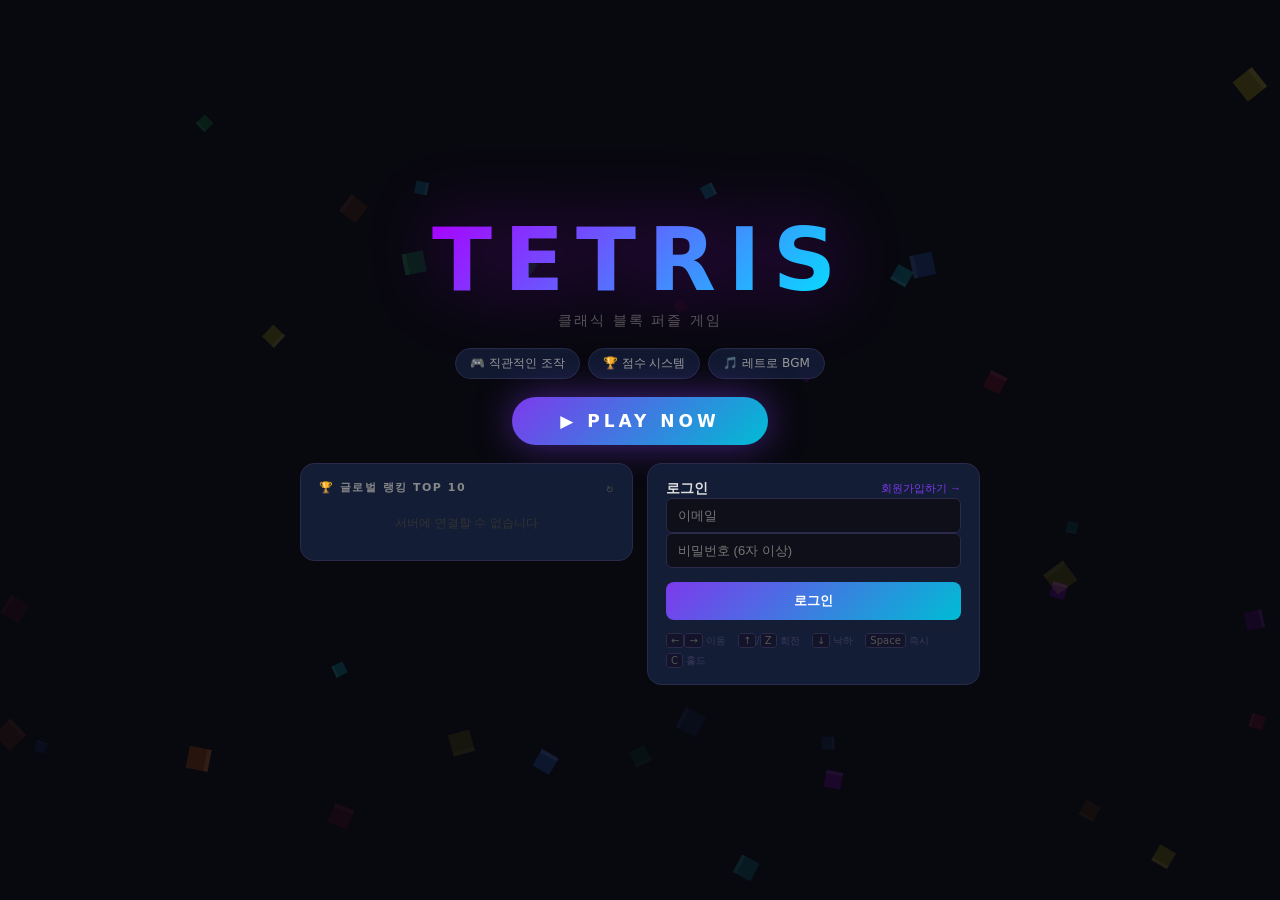
<file: index.html>
<!DOCTYPE html>
<html lang="ko">
<head>
  <meta charset="UTF-8">
  <meta name="viewport" content="width=device-width, initial-scale=1.0">
  <title>Tetris — 클래식 블록 퍼즐</title>
  <link rel="stylesheet" href="landing.css">
</head>
<body>
  <canvas id="bg-canvas"></canvas>

  <main>
    <div class="hero">

      <!-- ── 타이틀 ──────────────────────────────────────── -->
      <h1 class="title">TETRIS</h1>
      <p class="tagline">클래식 블록 퍼즐 게임</p>

      <!-- ── 피처 뱃지 (한 줄) ──────────────────────────── -->
      <div class="features">
        <span class="feature-pill">🎮 직관적인 조작</span>
        <span class="feature-pill">🏆 점수 시스템</span>
        <span class="feature-pill">🎵 레트로 BGM</span>
      </div>

      <!-- ── 플레이 버튼 ──────────────────────────────────── -->
      <a href="game.html" class="play-btn">▶ PLAY NOW</a>

      <!-- ── 하단 2열: 랭킹 | 인증 ──────────────────────── -->
      <div class="bottom-grid">

        <!-- 랭킹 카드 -->
        <div class="ranking-card">
          <div class="ranking-header">
            <span class="ranking-title-text">🏆 글로벌 랭킹 TOP 10</span>
            <button id="lnd-refresh-btn" class="ranking-refresh" title="새로고침">↻</button>
          </div>
          <div id="lnd-ranking-list">
            <p class="ranking-status">불러오는 중…</p>
          </div>
        </div>

        <!-- 인증 카드 -->
        <div class="auth-card" id="landing-auth-section">
          <div id="lnd-logged-in" hidden>
            <p class="lnd-greeting">✓ <span id="lnd-email"></span></p>
            <button id="lnd-logout-btn" class="lnd-btn-sub">로그아웃</button>
          </div>
          <div id="lnd-form-wrap">
            <div class="lnd-form-header">
              <span id="lnd-form-title" class="lnd-form-title-text">로그인</span>
              <button id="lnd-toggle-btn" class="lnd-toggle">회원가입하기 →</button>
            </div>
            <input id="lnd-email-input"    type="email"    placeholder="이메일" autocomplete="email">
            <input id="lnd-password-input" type="password" placeholder="비밀번호 (6자 이상)" autocomplete="current-password">
            <p id="lnd-error" class="lnd-error"></p>
            <button id="lnd-submit-btn" class="lnd-btn-primary">로그인</button>
          </div>

          <!-- 컨트롤 힌트 (인증 카드 하단) -->
          <div class="controls-hint">
            <span><kbd>←</kbd><kbd>→</kbd> 이동</span>
            <span><kbd>↑</kbd>/<kbd>Z</kbd> 회전</span>
            <span><kbd>↓</kbd> 낙하</span>
            <span><kbd>Space</kbd> 즉시</span>
            <span><kbd>C</kbd> 홀드</span>
          </div>
        </div>

      </div><!-- /.bottom-grid -->

    </div><!-- /.hero -->
  </main>

  <script src="api.js"></script>
  <script src="landing.js"></script>
</body>
</html>
</file>
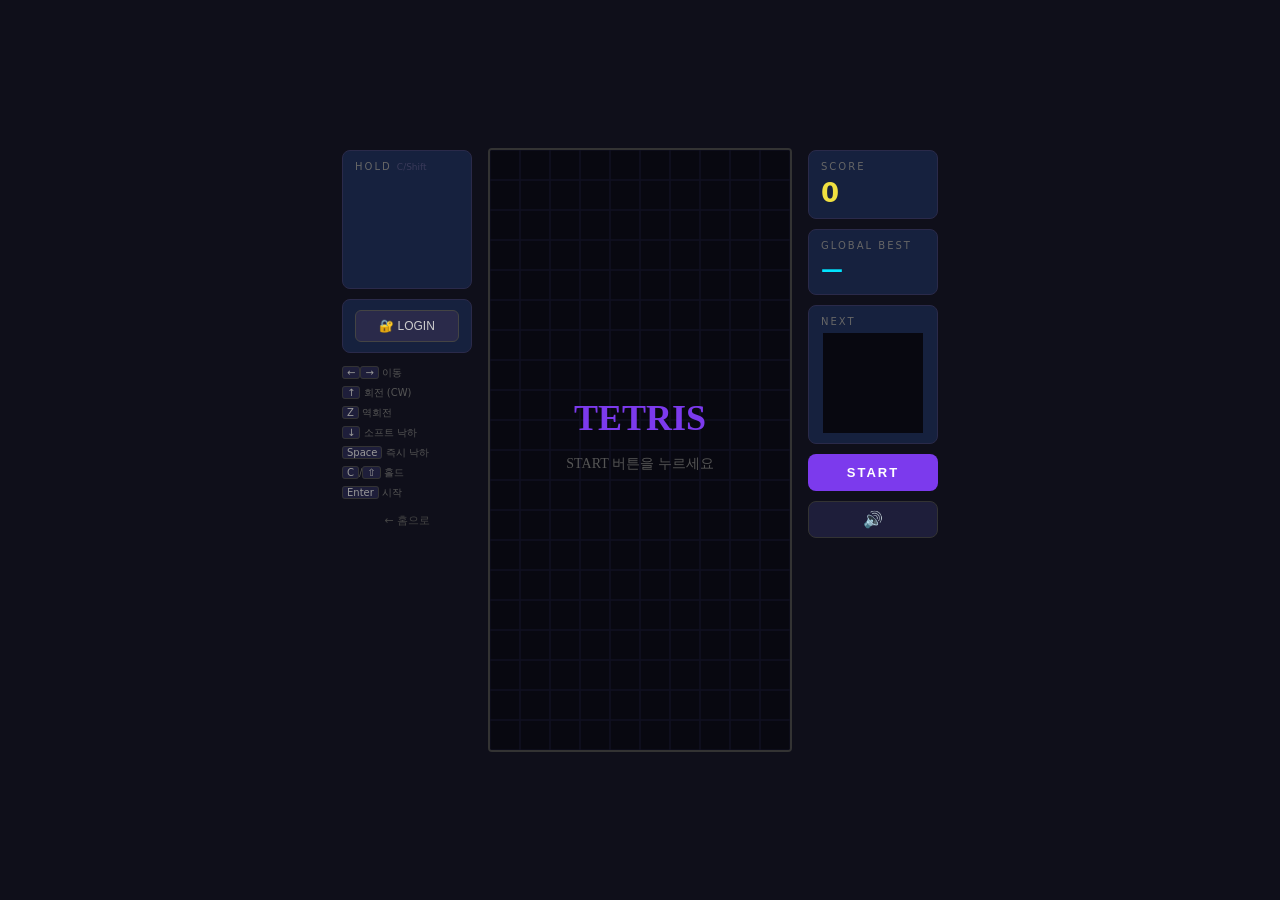
<file: game.html>
<!DOCTYPE html>
<html lang="ko">
<head>
  <meta charset="UTF-8">
  <meta name="viewport" content="width=device-width, initial-scale=1.0">
  <title>Tetris</title>
  <link rel="stylesheet" href="style.css">
</head>
<body>

  <!-- ── 인증 모달 ──────────────────────────────────────── -->
  <div id="auth-modal" class="modal-overlay" hidden>
    <div class="modal">
      <button id="modal-close" class="modal-close">✕</button>
      <h2 id="modal-title">로그인</h2>
      <input id="auth-email"    type="email"    placeholder="이메일" autocomplete="email">
      <input id="auth-password" type="password" placeholder="비밀번호 (6자 이상)" autocomplete="current-password">
      <p id="auth-error" class="auth-error"></p>
      <button id="auth-submit" class="auth-submit-btn">로그인</button>
      <button id="auth-toggle" class="auth-toggle-btn">회원가입하기 →</button>
      <button id="auth-skip-btn" class="auth-skip-btn" hidden>비로그인으로 게임 시작 →</button>
    </div>
  </div>

  <!-- ── 게임 레이아웃 (좌 패널 | 보드 | 우 패널) ────────── -->
  <div id="app">

    <!-- ── 왼쪽 패널 ──────────────────────────────────── -->
    <div class="panel" id="panel-left">
      <!-- 홀드 블록 -->
      <div class="box">
        <div class="label">Hold <span class="hold-hint">C/Shift</span></div>
        <canvas id="hold-canvas" width="100" height="100"></canvas>
      </div>

      <!-- 인증 -->
      <div class="box" id="auth-box">
        <div id="auth-logged-out">
          <button id="login-open-btn" class="auth-panel-btn">🔐 LOGIN</button>
        </div>
        <div id="auth-logged-in" hidden>
          <div class="label">로그인 중</div>
          <div id="user-email-display" class="user-email"></div>
          <button id="logout-btn" class="logout-btn">로그아웃</button>
        </div>
      </div>

      <!-- 컨트롤 힌트 -->
      <div class="controls">
        <kbd>←</kbd><kbd>→</kbd> 이동<br>
        <kbd>↑</kbd> 회전 (CW)<br>
        <kbd>Z</kbd> 역회전<br>
        <kbd>↓</kbd> 소프트 낙하<br>
        <kbd>Space</kbd> 즉시 낙하<br>
        <kbd>C</kbd>/<kbd>⇧</kbd> 홀드<br>
        <kbd>Enter</kbd> 시작
      </div>

      <a href="index.html" class="home-link">← 홈으로</a>
    </div>

    <!-- ── 보드 ──────────────────────────────────────── -->
    <canvas id="board" width="300" height="600"></canvas>

    <!-- ── 오른쪽 패널 ─────────────────────────────── -->
    <div class="panel" id="panel-right">
      <!-- 점수 -->
      <div class="box">
        <div class="label">Score</div>
        <div id="score-val">0</div>
      </div>

      <!-- 글로벌 최고 점수 -->
      <div class="box">
        <div class="label">Global Best</div>
        <div id="global-best">—</div>
        <div id="global-best-user" class="sub-label"></div>
      </div>

      <!-- 다음 블록 -->
      <div class="box">
        <div class="label">Next</div>
        <canvas id="next-canvas" width="100" height="100"></canvas>
      </div>

      <button id="start-btn">START</button>
      <button id="mute-btn">🔊</button>
    </div>

  </div>

  <script src="api.js"></script>
  <script src="tetris.js"></script>
</body>
</html>
</file>
<file: landing.css>
* { margin: 0; padding: 0; box-sizing: border-box; }

body {
  background: #08080f;
  min-height: 100vh;
  display: flex;
  align-items: center;
  justify-content: center;
  font-family: 'Segoe UI', system-ui, sans-serif;
  color: #eee;
  overflow-x: hidden;
  overflow-y: auto;
}

/* ── Background Canvas ────────────────────────────────── */
#bg-canvas {
  position: fixed;
  inset: 0;
  pointer-events: none;
  z-index: 0;
}

/* ── Main Content ─────────────────────────────────────── */
main {
  position: relative;
  z-index: 1;
  width: 100%;
  max-width: 720px;
  padding: 32px 20px;
}

.hero {
  display: flex;
  flex-direction: column;
  align-items: center;
  gap: 18px;
  text-align: center;
}

/* ── Title ────────────────────────────────────────────── */
.title {
  font-size: clamp(56px, 12vw, 88px);
  font-weight: 900;
  letter-spacing: 12px;
  background: linear-gradient(135deg, #aa00ff 0%, #00e5ff 100%);
  -webkit-background-clip: text;
  -webkit-text-fill-color: transparent;
  background-clip: text;
  line-height: 1;
  filter: drop-shadow(0 0 36px rgba(170, 0, 255, 0.4));
}

.tagline {
  font-size: 14px;
  color: #555;
  letter-spacing: 2px;
  margin-top: -10px;
}

/* ── Feature Pills (compact) ──────────────────────────── */
.features {
  display: flex;
  gap: 8px;
  flex-wrap: wrap;
  justify-content: center;
}

.feature-pill {
  background: rgba(22, 33, 62, 0.75);
  border: 1px solid #2a2a4a;
  border-radius: 20px;
  padding: 6px 14px;
  font-size: 12px;
  color: #999;
  backdrop-filter: blur(8px);
  white-space: nowrap;
}

/* ── Play Button ──────────────────────────────────────── */
.play-btn {
  display: inline-block;
  background: linear-gradient(135deg, #7c3aed, #00bcd4);
  color: #fff;
  text-decoration: none;
  font-size: 17px;
  font-weight: 800;
  letter-spacing: 4px;
  padding: 14px 48px;
  border-radius: 50px;
  transition: transform 0.15s, filter 0.15s;
  filter: drop-shadow(0 0 18px rgba(124, 58, 237, 0.5));
}
.play-btn:hover  { transform: scale(1.05); filter: drop-shadow(0 0 28px rgba(124, 58, 237, 0.8)); }
.play-btn:active { transform: scale(0.98); }

/* ── Bottom 2-column Grid ─────────────────────────────── */
.bottom-grid {
  display: grid;
  grid-template-columns: 1fr 1fr;
  gap: 14px;
  width: 100%;
  align-items: start;
}

@media (max-width: 520px) {
  .bottom-grid { grid-template-columns: 1fr; }
}

/* ── Shared Card Base ─────────────────────────────────── */
.ranking-card,
.auth-card {
  background: rgba(22, 33, 62, 0.85);
  border: 1px solid #2a2a4a;
  border-radius: 14px;
  backdrop-filter: blur(10px);
  width: 100%;
}

/* ── Ranking Card ─────────────────────────────────────── */
.ranking-card { padding: 16px 18px; }

.ranking-header {
  display: flex;
  justify-content: space-between;
  align-items: center;
  margin-bottom: 8px;
}

.ranking-title-text {
  font-size: 11px;
  font-weight: 700;
  color: #888;
  letter-spacing: 1.5px;
  text-transform: uppercase;
}

@keyframes spin { to { transform: rotate(360deg); } }
.ranking-refresh {
  background: transparent;
  border: none;
  color: #444;
  font-size: 15px;
  cursor: pointer;
  line-height: 1;
  transition: color 0.15s;
}
.ranking-refresh:hover  { color: #aaa; }
.ranking-refresh.spinning { animation: spin 0.5s linear; }

.rank-row {
  display: flex;
  align-items: center;
  gap: 8px;
  padding: 5px 0;
  border-bottom: 1px solid rgba(255,255,255,0.04);
}
.rank-row:last-child { border-bottom: none; }

.rank-num {
  width: 26px;
  flex-shrink: 0;
  font-size: 13px;
  font-weight: 700;
  color: #333;
  text-align: center;
}
.rank-row.medal-1 .rank-num { color: #ffd700; }
.rank-row.medal-2 .rank-num { color: #b0b8c1; }
.rank-row.medal-3 .rank-num { color: #cd7f32; }

.rank-email {
  flex: 1;
  font-size: 11px;
  color: #555;
  overflow: hidden;
  text-overflow: ellipsis;
  white-space: nowrap;
  text-align: left;
}
.rank-row.medal-1 .rank-email { color: #ccc; }
.rank-row.medal-2 .rank-email { color: #aaa; }
.rank-row.medal-3 .rank-email { color: #999; }

.rank-score {
  flex-shrink: 0;
  font-size: 12px;
  font-weight: 700;
  color: #f0e040;
  font-variant-numeric: tabular-nums;
}
.rank-row.medal-1 .rank-score { color: #ffe566; }

.ranking-status {
  text-align: center;
  color: #333;
  font-size: 12px;
  padding: 12px 0;
}

/* ── Auth Card ────────────────────────────────────────── */
.auth-card {
  padding: 16px 18px;
  display: flex;
  flex-direction: column;
  gap: 9px;
}

.lnd-form-header {
  display: flex;
  justify-content: space-between;
  align-items: center;
}

.lnd-form-title-text {
  font-size: 14px;
  font-weight: 700;
  color: #ddd;
}

.lnd-toggle {
  background: transparent;
  border: none;
  color: #7c3aed;
  font-size: 11px;
  cursor: pointer;
  padding: 0;
}
.lnd-toggle:hover { color: #a855f7; text-decoration: underline; }

.auth-card input {
  background: #0f0f1a;
  border: 1px solid #2a2a4a;
  border-radius: 6px;
  color: #eee;
  font-size: 13px;
  padding: 9px 11px;
  outline: none;
  transition: border-color 0.15s;
  width: 100%;
}
.auth-card input:focus { border-color: #7c3aed; }

.lnd-error {
  font-size: 11px;
  color: #ff5252;
  min-height: 14px;
  text-align: center;
}

.lnd-btn-primary {
  width: 100%;
  background: linear-gradient(135deg, #7c3aed, #00bcd4);
  color: #fff;
  border: none;
  border-radius: 8px;
  padding: 10px 0;
  font-size: 13px;
  font-weight: 700;
  cursor: pointer;
  transition: filter 0.15s;
}
.lnd-btn-primary:hover { filter: brightness(1.1); }

.lnd-greeting {
  font-size: 12px;
  color: #00e5ff;
  text-align: center;
  word-break: break-all;
}

.lnd-btn-sub {
  width: 100%;
  background: transparent;
  color: #555;
  border: 1px solid #333;
  border-radius: 6px;
  padding: 7px 0;
  font-size: 11px;
  cursor: pointer;
  transition: color 0.15s;
}
.lnd-btn-sub:hover { color: #ff1744; border-color: #ff1744; }

/* ── Controls Hint (인증 카드 내부) ──────────────────── */
.controls-hint {
  display: flex;
  flex-wrap: wrap;
  gap: 6px 12px;
  font-size: 10px;
  color: #3a3a5a;
  padding-top: 4px;
  border-top: 1px solid #1a1a2e;
}

.controls-hint kbd {
  color: #555;
  background: #13132a;
  border: 1px solid #2a2a4a;
  border-radius: 3px;
  padding: 1px 4px;
  font-family: inherit;
  font-size: 10px;
}
</file>
<file: style.css>
* { margin: 0; padding: 0; box-sizing: border-box; }

body {
  background: #0f0f1a;
  display: flex;
  justify-content: center;
  align-items: center;
  min-height: 100vh;
  font-family: 'Segoe UI', system-ui, sans-serif;
  color: #eee;
}

/* ── Layout ───────────────────────────────────────────── */
#app {
  display: flex;
  gap: 16px;
  align-items: flex-start;
}

#board {
  display: block;
  border: 2px solid #333;
  border-radius: 4px;
  flex-shrink: 0;
}

.panel {
  display: flex;
  flex-direction: column;
  gap: 10px;
  width: 130px;
  flex-shrink: 0;
}

#panel-left  { padding-top: 2px; }
#panel-right { padding-top: 2px; }

/* ── Box ──────────────────────────────────────────────── */
.box {
  background: #16213e;
  border: 1px solid #2a2a4a;
  border-radius: 8px;
  padding: 10px 12px;
}

.label {
  font-size: 10px;
  letter-spacing: 2px;
  color: #666;
  text-transform: uppercase;
  margin-bottom: 6px;
}

.hold-hint {
  font-size: 9px;
  color: #3a3a5a;
  letter-spacing: 0;
  text-transform: none;
}

.sub-label {
  font-size: 10px;
  color: #555;
  overflow: hidden;
  text-overflow: ellipsis;
  white-space: nowrap;
  margin-top: 2px;
}

/* ── Score ────────────────────────────────────────────── */
#score-val {
  font-size: 26px;
  font-weight: 700;
  color: #f0e040;
  letter-spacing: 1px;
}

/* ── Global Best ──────────────────────────────────────── */
#global-best {
  font-size: 22px;
  font-weight: 700;
  color: #00e5ff;
}

/* ── Preview canvases (Next / Hold) ──────────────────── */
#next-canvas, #hold-canvas {
  display: block;
  margin: 0 auto;
}

/* ── Auth panel ───────────────────────────────────────── */
.auth-panel-btn {
  width: 100%;
  background: #2a2a4a;
  color: #ccc;
  border: 1px solid #444;
  border-radius: 6px;
  padding: 8px 0;
  font-size: 12px;
  cursor: pointer;
  transition: background 0.15s;
}
.auth-panel-btn:hover { background: #3a3a5a; }

.user-email {
  font-size: 11px;
  color: #aaa;
  overflow: hidden;
  text-overflow: ellipsis;
  white-space: nowrap;
  margin-bottom: 6px;
}

.logout-btn {
  width: 100%;
  background: transparent;
  color: #666;
  border: 1px solid #333;
  border-radius: 6px;
  padding: 5px 0;
  font-size: 11px;
  cursor: pointer;
  transition: color 0.15s;
}
.logout-btn:hover { color: #ff1744; border-color: #ff1744; }

/* ── Buttons ──────────────────────────────────────────── */
#start-btn {
  background: #7c3aed;
  color: #fff;
  border: none;
  border-radius: 8px;
  padding: 11px 0;
  font-size: 13px;
  font-weight: 700;
  letter-spacing: 2px;
  cursor: pointer;
  transition: background 0.15s;
  width: 100%;
}
#start-btn:hover  { background: #6d28d9; }
#start-btn:active { background: #5b21b6; }

#mute-btn {
  background: #1e1e3a;
  color: #eee;
  border: 1px solid #333;
  border-radius: 8px;
  padding: 8px 0;
  font-size: 16px;
  cursor: pointer;
  transition: background 0.15s;
  width: 100%;
}
#mute-btn:hover { background: #2a2a4a; }

/* ── Controls ─────────────────────────────────────────── */
.controls {
  font-size: 10px;
  color: #555;
  line-height: 2;
}
.controls kbd {
  color: #999;
  background: #1e1e3a;
  border: 1px solid #333;
  border-radius: 3px;
  padding: 0 4px;
  font-family: inherit;
  font-size: 10px;
}

.home-link {
  display: block;
  text-align: center;
  font-size: 11px;
  color: #444;
  text-decoration: none;
  transition: color 0.15s;
}
.home-link:hover { color: #888; }

/* ── Auth Modal ───────────────────────────────────────── */
.modal-overlay {
  position: fixed;
  inset: 0;
  background: rgba(0, 0, 0, 0.7);
  display: flex;
  align-items: center;
  justify-content: center;
  z-index: 100;
}
.modal-overlay[hidden] { display: none; }

.modal {
  background: #16213e;
  border: 1px solid #2a2a4a;
  border-radius: 14px;
  padding: 32px 28px;
  width: 320px;
  display: flex;
  flex-direction: column;
  gap: 12px;
  position: relative;
}

.modal h2 {
  font-size: 20px;
  font-weight: 700;
  color: #eee;
  text-align: center;
  margin-bottom: 4px;
}

.modal input {
  background: #0f0f1a;
  border: 1px solid #333;
  border-radius: 6px;
  color: #eee;
  font-size: 13px;
  padding: 10px 12px;
  outline: none;
  transition: border-color 0.15s;
}
.modal input:focus { border-color: #7c3aed; }

.auth-error {
  font-size: 12px;
  color: #ff5252;
  min-height: 16px;
  text-align: center;
}

.auth-submit-btn {
  background: #7c3aed;
  color: #fff;
  border: none;
  border-radius: 8px;
  padding: 11px 0;
  font-size: 14px;
  font-weight: 700;
  cursor: pointer;
  transition: background 0.15s;
}
.auth-submit-btn:hover { background: #6d28d9; }

.auth-toggle-btn {
  background: transparent;
  color: #888;
  border: none;
  font-size: 12px;
  cursor: pointer;
  text-align: center;
  transition: color 0.15s;
}
.auth-toggle-btn:hover { color: #ccc; }

.auth-skip-btn {
  background: transparent;
  color: #555;
  border: 1px dashed #333;
  border-radius: 6px;
  padding: 8px 0;
  font-size: 12px;
  cursor: pointer;
  transition: color 0.15s, border-color 0.15s;
}
.auth-skip-btn:hover { color: #aaa; border-color: #666; }

.modal-close {
  position: absolute;
  top: 12px;
  right: 14px;
  background: transparent;
  border: none;
  color: #555;
  font-size: 16px;
  cursor: pointer;
  line-height: 1;
}
.modal-close:hover { color: #ccc; }
</file>
